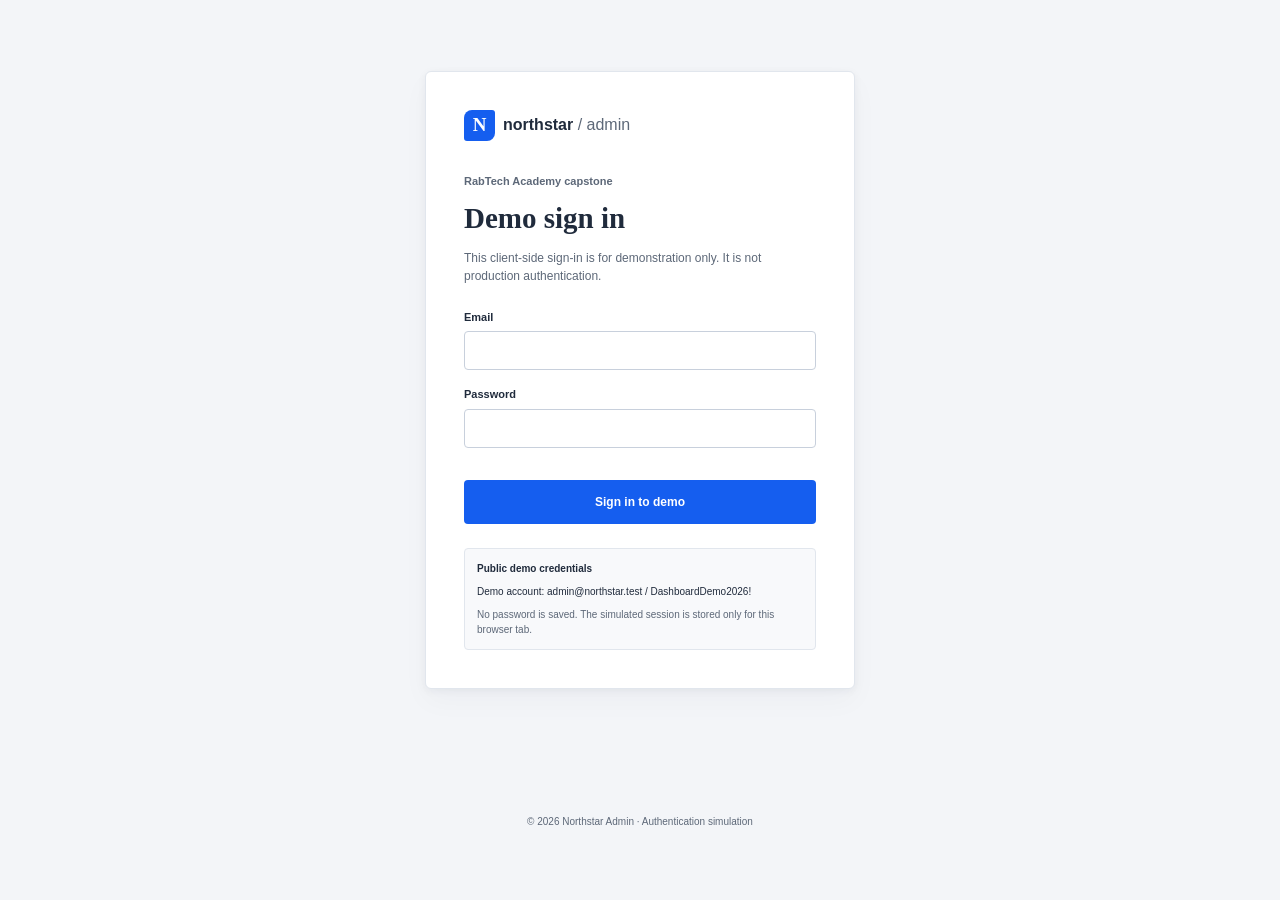
<file: client/index.html>
<!doctype html>
<html lang="en">
<head>
  <meta charset="utf-8">
  <meta name="viewport" content="width=device-width, initial-scale=1">
  <meta name="theme-color" content="#f4f6fa">
  <title>Overview | Northstar Admin</title>
  <link rel="stylesheet" href="css/tokens.css">
  <link rel="stylesheet" href="css/style.css">
  <link rel="stylesheet" href="css/responsive.css">
  <script type="module" src="js/app.js"></script>
  <script type="module" src="js/dashboard.js"></script>
</head>
<body data-page="dashboard">
  <a class="skip-link" href="#main-content">Skip to main content</a>
  <header class="topbar">
    <button class="icon-button menu-toggle" type="button" aria-label="Open navigation menu" aria-controls="sidebar" aria-expanded="false" data-menu-toggle>
      <span aria-hidden="true">☰</span>
    </button>
    <a class="brand" href="index.html" aria-label="Northstar Admin home"><span class="brand-mark" aria-hidden="true">N</span><span>northstar<span class="brand-light"> / admin</span></span></a>
    <form class="global-search" role="search" action="users.html" method="get">
      <label class="visually-hidden" for="global-search">Search users</label>
      <span aria-hidden="true">⌕</span>
      <input id="global-search" name="q" type="search" placeholder="Search users">
      <kbd aria-hidden="true">/</kbd>
    </form>
    <button class="icon-button theme-toggle" type="button" data-theme-toggle aria-label="Use dark theme" title="Use dark theme"><span aria-hidden="true" data-theme-icon>&#x25D0;</span></button>
    <div class="profile-menu">
      <span class="profile-avatar" aria-hidden="true">AM</span>
      <span class="profile-copy"><strong>Alex Morgan</strong><span>Administrator</span></span>
    </div>
  </header>

  <aside class="sidebar" id="sidebar" aria-label="Sidebar" data-sidebar>
    <nav class="primary-nav" aria-label="Primary navigation">
      <p class="nav-heading">Workspace</p>
      <a class="nav-link is-current" href="index.html" aria-current="page"><span aria-hidden="true">▦</span>Overview</a>
      <a class="nav-link" href="products.html"><span aria-hidden="true">▧</span>Products</a>
      <a class="nav-link" href="manage-products.html"><span aria-hidden="true">▣</span>Product management</a>
      <a class="nav-link" href="users.html"><span aria-hidden="true">♙</span>Users</a>
      <a class="nav-link" href="reports.html"><span aria-hidden="true">▤</span>Reports</a>
      <p class="nav-heading nav-heading-spaced">Preferences</p>
      <a class="nav-link" href="settings.html"><span aria-hidden="true">⚙</span>Settings</a>
    </nav>
    <div class="sidebar-bottom"><span class="status-dot" aria-hidden="true"></span><span>All systems operational</span></div>
  </aside>

  <main class="main-content" id="main-content" tabindex="-1">
    <header class="page-heading">
      <div><p class="eyebrow">Monday, October 5, 2026</p><h1>Overview</h1><p class="muted">Here is what is happening across your workspace.</p></div>
      <a class="button button-primary" href="reports.html">View reports <span aria-hidden="true">↗</span></a>
    </header>

    <section class="metric-grid" aria-label="Business summary">
      <article class="metric-card"><h2 class="metric-label"><span>Demo users</span><span class="metric-icon metric-blue" aria-hidden="true">♙</span></h2><p class="metric-value" data-analytics-users>Loading</p><p class="metric-note">Browser-local simulated profiles</p></article>
      <article class="metric-card"><h2 class="metric-label"><span>API catalog</span><span class="metric-icon metric-green" aria-hidden="true">▧</span></h2><p class="metric-value" data-analytics-api-products>Loading</p><p class="metric-note">FakeStoreAPI response count</p></article>
      <article class="metric-card"><h2 class="metric-label"><span>Local products</span><span class="metric-icon metric-orange" aria-hidden="true">▣</span></h2><p class="metric-value" data-analytics-local-products>0</p><p class="metric-note">Saved in this browser</p></article>
      <article class="metric-card"><h2 class="metric-label"><span>Cart items</span><span class="metric-icon metric-violet" aria-hidden="true">▱</span></h2><p class="metric-value" data-analytics-cart-items>0</p><p class="metric-note" data-analytics-cart-subtotal>Demo cart, not orders</p></article>
    </section>

    <section class="content-grid" aria-label="Workspace activity">
      <article class="panel revenue-panel">
        <header class="panel-heading"><div><h2>Product distribution</h2><p class="muted">Categories from loaded catalog and local records</p></div><a class="text-link" href="products.html">Open catalog</a></header>
        <figure class="chart-figure category-chart-figure" aria-labelledby="revenue-caption" data-dashboard-category-figure>
          <div class="category-chart" data-dashboard-category-chart aria-hidden="true"><p class="muted">Loading product data.</p></div>
          <figcaption id="revenue-caption" data-dashboard-category-caption>Distribution reflects catalog records only, not sales.</figcaption>
        </figure>
      </article>
      <article class="panel activity-panel"><header class="panel-heading"><div><h2>Recent activity</h2><p class="muted">Latest workspace updates</p></div><a class="text-link" href="reports.html">View all</a></header>
        <ol class="activity-list" data-dashboard-activity><li><p class="muted">Loading recent local activity.</p></li></ol>
      </article>
    </section>

    <section class="panel table-panel" aria-labelledby="recent-users-heading">
      <header class="panel-heading"><div><h2 id="recent-users-heading">Recent users</h2><p class="muted">The latest people added to your workspace</p></div><a class="button button-secondary" href="users.html">Manage users <span aria-hidden="true">→</span></a></header>
      <div class="table-scroll" role="region" aria-label="Recent users table" tabindex="0"><table class="data-table"><caption class="visually-hidden">Recently added local demo users and their account status</caption>
        <thead><tr><th scope="col">User</th><th scope="col">Role</th><th scope="col">Joined</th><th scope="col">Status</th></tr></thead>
        <tbody data-dashboard-users><tr><td colspan="4">Loading browser-local demo users.</td></tr></tbody>
      </table></div>
    </section>
    <footer class="site-footer"><span>© 2026 Northstar Admin</span><span>Workspace overview</span></footer>
  </main>
  <script src="js/auth.js"></script>
</body>
</html>
</file>
<file: client/css/tokens.css>
:root {
  color-scheme: light;
  --color-brand: #155eef;
  --color-brand-hover: #0e4ecb;
  --color-brand-soft: #edf3ff;
  --color-on-brand: #ffffff;
  --color-secondary: #172437;
  --color-page: #f3f5f8;
  --color-surface: #ffffff;
  --color-surface-soft: #f8f9fb;
  --color-sidebar: #172437;
  --color-sidebar-raised: #22354d;
  --color-text: #202b3c;
  --color-muted: #5d6878;
  --color-border: #e1e6ed;
  --color-success: #16724b;
  --color-success-soft: #e8f5ed;
  --color-warning: #96500b;
  --color-warning-soft: #fff2df;
  --color-error: #a12f35;
  --color-error-soft: #fff0ef;
  --color-focus: #f5a623;
  --color-violet: #6651a5;
  --color-violet-soft: #f0edfa;
  --color-chart-muted: #b7c9e6;
  --color-profile-avatar-bg: #e7ebf2;
  --color-profile-avatar-text: #334258;
  --color-input-border: #c8d0dc;
  --color-avatar-teal-bg: #dff2ec;
  --color-avatar-teal-text: #12634d;
  --color-avatar-coral-bg: #fae4df;
  --color-avatar-coral-text: #923d31;
  --color-avatar-gold-bg: #fbefd8;
  --color-avatar-gold-text: #79500b;
  --color-avatar-blue-bg: #e1eaff;
  --color-avatar-blue-text: #305da8;
  --color-avatar-violet-bg: #eee8f8;
  --color-avatar-violet-text: #5a4284;
  --font-family-base: "Avenir Next", "Segoe UI", sans-serif;
  --font-family-display: Georgia, "Times New Roman", serif;
  --font-size-xs: 10px;
  --font-size-sm: 12px;
  --font-size-base: 14px;
  --font-size-lg: 16px;
  --font-size-xl: 22px;
  --font-size-display: 29px;
  --font-weight-regular: 450;
  --font-weight-medium: 550;
  --font-weight-semibold: 650;
  --font-weight-bold: 700;
  --line-height-tight: 1.2;
  --line-height-base: 1.5;
  --space-1: 4px;
  --space-2: 8px;
  --space-3: 12px;
  --space-4: 16px;
  --space-6: 24px;
  --space-8: 32px;
  --space-12: 48px;
  --radius-sm: 3px;
  --radius-md: 4px;
  --radius-lg: 6px;
  --shadow-card: 0 2px 8px rgb(27 39 55 / 5%), 0 12px 28px rgb(27 39 55 / 3%);
  --shadow-dialog: 0 24px 75px rgb(13 24 40 / 30%);
  --duration-fast: 120ms;
  --duration-normal: 160ms;
  --sidebar-width: 224px;
  --header-height: 68px;
  --header-height-mobile: 60px;
  --container-max: 1440px;

  --page: var(--color-page);
  --surface: var(--color-surface);
  --surface-soft: var(--color-surface-soft);
  --text: var(--color-text);
  --muted: var(--color-muted);
  --line: var(--color-border);
  --navy: var(--color-sidebar);
  --navy-raised: var(--color-sidebar-raised);
  --blue: var(--color-brand);
  --blue-hover: var(--color-brand-hover);
  --blue-soft: var(--color-brand-soft);
  --green: var(--color-success);
  --green-soft: var(--color-success-soft);
  --orange: var(--color-warning);
  --orange-soft: var(--color-warning-soft);
  --red: var(--color-error);
  --red-soft: var(--color-error-soft);
  --shadow: var(--shadow-card);
  --focus: var(--color-focus);

  font-family: var(--font-family-base);
  font-synthesis: none;
  text-rendering: optimizeLegibility;
}

:root[data-theme="dark"] {
  color-scheme: dark;
  --color-page: #121923;
  --color-surface: #1b2634;
  --color-surface-soft: #222f3f;
  --color-text: #edf2f8;
  --color-muted: #b4bfcd;
  --color-border: #394758;
  --color-brand: #77a6ff;
  --color-brand-hover: #9bbcff;
  --color-brand-soft: #263954;
  --color-on-brand: #152238;
  --color-success: #8dd0aa;
  --color-success-soft: #244536;
  --color-warning: #f0bf76;
  --color-warning-soft: #4a3925;
  --color-error: #ffaaaa;
  --color-error-soft: #4d2a30;
  --shadow-card: 0 2px 10px rgb(0 0 0 / 20%);
}

@media (prefers-color-scheme: dark) {
  :root:not([data-theme="light"]) {
    color-scheme: dark;
    --color-page: #121923;
    --color-surface: #1b2634;
    --color-surface-soft: #222f3f;
    --color-text: #edf2f8;
    --color-muted: #b4bfcd;
    --color-border: #394758;
    --color-brand: #77a6ff;
    --color-brand-hover: #9bbcff;
    --color-brand-soft: #263954;
    --color-on-brand: #152238;
    --color-success: #8dd0aa;
    --color-success-soft: #244536;
    --color-warning: #f0bf76;
    --color-warning-soft: #4a3925;
    --color-error: #ffaaaa;
    --color-error-soft: #4d2a30;
    --shadow-card: 0 2px 10px rgb(0 0 0 / 20%);
  }
}
</file>
<file: client/css/style.css>
*,
*::before,
*::after {
  box-sizing: border-box;
}

html {
  overflow-x: clip;
  background: var(--page);
}

body {
  min-height: 100vh;
  margin: 0;
  background: var(--page);
  color: var(--text);
  font-size: 14px;
  line-height: 1.5;
}

a {
  color: inherit;
  text-decoration: none;
}

button,
input,
select {
  font: inherit;
}

button,
a,
input,
select {
  -webkit-tap-highlight-color: transparent;
}

:focus-visible {
  outline: 3px solid var(--color-focus);
  outline-offset: 3px;
}

.skip-link {
  position: fixed;
  z-index: 20;
  top: 12px;
  left: 12px;
  padding: 10px 14px;
  transform: translateY(-160%);
  border-radius: 4px;
  background: var(--surface);
  color: var(--text);
  box-shadow: var(--shadow);
}

.skip-link:focus {
  transform: translateY(0);
}

.visually-hidden {
  position: absolute !important;
  width: 1px;
  height: 1px;
  padding: 0;
  overflow: hidden;
  clip: rect(0, 0, 0, 0);
  white-space: nowrap;
  border: 0;
}

.topbar {
  position: fixed;
  z-index: 10;
  inset: 0 0 auto;
  display: flex;
  align-items: center;
  height: 68px;
  padding: 0 30px;
  border-bottom: 1px solid var(--line);
  background: var(--surface);
}

.brand {
  display: inline-flex;
  align-items: center;
  gap: 10px;
  min-width: 224px;
  color: var(--text);
  font-size: 16px;
  font-weight: 750;
  letter-spacing: 0;
}

.brand-mark {
  display: grid;
  width: 31px;
  height: 31px;
  place-items: center;
  border-radius: 8px 3px 8px 3px;
  background: var(--color-brand);
  color: #fff;
  font-family: Georgia, serif;
  font-size: 19px;
}

.brand-light {
  color: var(--muted);
  font-weight: 450;
}

.global-search {
  display: flex;
  align-items: center;
  gap: 9px;
  width: min(350px, 38vw);
  height: 38px;
  padding: 0 11px;
  border: 1px solid var(--line);
  border-radius: 5px;
  background: var(--surface-soft);
  color: var(--muted);
}

.global-search > span {
  font-size: 20px;
  line-height: 1;
}

.global-search input,
.search-field input {
  width: 100%;
  min-width: 0;
  padding: 0;
  border: 0;
  outline: 0;
  background: transparent;
  color: var(--text);
}

.global-search input:focus-visible,
.search-field input:focus-visible {
  outline: 0;
}

.global-search kbd {
  padding: 1px 5px;
  border: 1px solid var(--line);
  border-radius: 3px;
  background: var(--surface);
  font-size: 11px;
}

.profile-menu {
  display: flex;
  align-items: center;
  gap: 10px;
  margin-left: auto;
}

.profile-avatar,
.activity-avatar,
.small-avatar {
  display: inline-grid;
  flex: 0 0 auto;
  place-items: center;
  border-radius: 50%;
  font-weight: 700;
}

.profile-avatar {
  width: 36px;
  height: 36px;
  background: var(--color-profile-avatar-bg);
  color: var(--color-profile-avatar-text);
  font-size: 12px;
}

.profile-copy,
.table-person > span:last-child {
  display: grid;
  gap: 1px;
}

.profile-copy strong {
  font-size: 12px;
}

.profile-copy > span,
.table-person small {
  color: var(--muted);
  font-size: 11px;
}

.icon-button {
  display: inline-grid;
  width: 38px;
  height: 38px;
  place-items: center;
  border: 1px solid transparent;
  border-radius: 5px;
  background: transparent;
  color: var(--text);
  cursor: pointer;
  font-size: 20px;
}

.menu-toggle {
  display: none;
}

.sidebar {
  position: fixed;
  z-index: 8;
  inset: 68px auto 0 0;
  display: flex;
  width: 224px;
  flex-direction: column;
  justify-content: space-between;
  padding: 25px 13px 18px;
  background: var(--navy);
  color: #d1d8e3;
}

.primary-nav {
  display: grid;
  align-content: start;
  gap: 5px;
}

.nav-heading {
  margin: 0 0 7px 11px;
  color: #95a3b7;
  font-size: 10px;
  font-weight: 700;
  letter-spacing: 0.08em;
  text-transform: uppercase;
}

.nav-heading-spaced {
  margin-top: 23px;
}

.nav-link {
  display: flex;
  min-height: 42px;
  align-items: center;
  gap: 12px;
  padding: 0 11px;
  border-radius: 4px;
  color: #c7d0dd;
  font-size: 13px;
  font-weight: 550;
}

.nav-link > span {
  width: 18px;
  color: #aab7c8;
  font-size: 17px;
  text-align: center;
}

.nav-link:hover,
.nav-link.is-current {
  background: var(--navy-raised);
  color: #fff;
}

.nav-link.is-current > span {
  color: #fff;
}

.sidebar-bottom {
  display: flex;
  align-items: center;
  gap: 9px;
  padding: 12px 9px 0;
  border-top: 1px solid #344257;
  color: #c7d0dd;
  font-size: 11px;
}

.status-dot {
  width: 7px;
  height: 7px;
  border-radius: 50%;
  background: #55c18d;
  box-shadow: 0 0 0 3px rgb(85 193 141 / 15%);
}

.main-content {
  width: min(1500px, calc(100% - 224px));
  min-height: 100vh;
  margin: 68px 0 0 224px;
  padding: 32px clamp(22px, 3vw, 46px) 20px;
}

.page-heading {
  display: flex;
  align-items: center;
  justify-content: space-between;
  gap: 20px;
  margin: 0 0 25px;
}

.page-heading h1 {
  margin: 1px 0 3px;
  color: var(--text);
  font-family: Georgia, "Times New Roman", serif;
  font-size: 29px;
  font-weight: 600;
  line-height: 1.2;
}

.eyebrow {
  margin: 0;
  color: var(--muted);
  font-size: 11px;
  font-weight: 650;
}

.muted {
  margin: 0;
  color: var(--muted);
  font-size: 12px;
}

.button {
  display: inline-flex;
  min-height: 38px;
  align-items: center;
  justify-content: center;
  gap: 8px;
  padding: 0 14px;
  border: 1px solid transparent;
  border-radius: 4px;
  cursor: pointer;
  font-size: 12px;
  font-weight: 650;
  white-space: nowrap;
}

.button-primary {
  background: var(--blue);
  color: var(--color-on-brand);
}

.button-primary:hover {
  background: var(--blue-hover);
}

.button-secondary {
  border-color: var(--line);
  background: var(--surface);
  color: var(--text);
}

.button-secondary:hover,
.button-pagination:hover:not(:disabled) {
  background: var(--surface-soft);
}

.metric-grid {
  display: grid;
  grid-template-columns: repeat(4, minmax(0, 1fr));
  gap: 14px;
  margin-bottom: 17px;
}

.metric-card,
.panel {
  min-width: 0;
  border: 1px solid var(--line);
  border-radius: 6px;
  background: var(--surface);
  box-shadow: var(--shadow);
}

.metric-card {
  padding: 17px 18px 15px;
}

.metric-label {
  display: flex;
  min-height: 27px;
  align-items: center;
  justify-content: space-between;
  margin: 0;
  color: var(--muted);
  font-size: 12px;
  font-weight: 600;
}

.metric-label h2 {
  margin: 0;
  font: inherit;
}

.metric-icon {
  display: grid;
  width: 29px;
  height: 29px;
  place-items: center;
  border-radius: 5px;
  font-size: 16px;
}

.metric-blue { background: var(--blue-soft); color: var(--blue); }
.metric-green { background: var(--green-soft); color: var(--green); }
.metric-orange { background: var(--orange-soft); color: var(--orange); }
.metric-violet { background: var(--color-violet-soft); color: var(--color-violet); }

.metric-value {
  margin: 11px 0 3px;
  font-size: 25px;
  font-weight: 700;
  letter-spacing: 0;
  line-height: 1.2;
}

.metric-note {
  margin: 0;
  color: var(--muted);
  font-size: 10px;
}

.positive { color: var(--green); font-weight: 700; }
.negative { color: var(--red); font-weight: 700; }

.content-grid {
  display: grid;
  grid-template-columns: minmax(0, 1.55fr) minmax(290px, 0.95fr);
  gap: 16px;
  margin-bottom: 17px;
}

.panel {
  overflow: hidden;
}

.revenue-panel,
.activity-panel,
.settings-panel {
  padding: 18px 20px;
}

.panel-heading {
  display: flex;
  min-height: 37px;
  align-items: center;
  justify-content: space-between;
  gap: 15px;
}

.panel-heading h2 {
  margin: 0 0 2px;
  font-size: 14px;
  font-weight: 700;
}

.panel-heading .muted {
  font-size: 11px;
}

.select-label {
  margin-left: auto;
  color: var(--muted);
  font-size: 11px;
}

.compact-select {
  max-width: 125px;
  min-height: 32px;
  padding: 0 8px;
  border: 1px solid var(--line);
  border-radius: 4px;
  background: var(--surface);
  color: var(--text);
  font-size: 10px;
}

.chart-figure {
  display: grid;
  grid-template-columns: 38px minmax(0, 1fr);
  grid-template-rows: 157px auto;
  gap: 5px 8px;
  margin: 17px 0 0;
}

.chart-y-axis {
  display: flex;
  flex-direction: column;
  justify-content: space-between;
  padding: 0 0 24px;
  color: var(--muted);
  font-size: 9px;
  text-align: right;
}

.bar-chart {
  display: grid;
  grid-template-columns: repeat(6, minmax(24px, 1fr));
  align-items: end;
  gap: 11px;
  border-bottom: 1px solid var(--line);
  background: repeating-linear-gradient(to bottom, transparent 0, transparent 38px, var(--line) 39px, transparent 40px);
}

.bar-column {
  display: flex;
  height: 100%;
  flex-direction: column;
  align-items: center;
  justify-content: end;
  gap: 7px;
  color: var(--muted);
  font-size: 10px;
}

.bar {
  width: min(34px, 75%);
  height: var(--bar-height);
  border-radius: 3px 3px 0 0;
  background: var(--color-chart-muted);
}

.bar-current {
  background: var(--blue);
}

.category-chart-figure {
  grid-template-columns: minmax(0, 1fr);
  grid-template-rows: 155px auto;
}

.category-chart {
  min-width: 0;
  height: 155px;
}

.category-chart .bar-chart {
  height: 100%;
  grid-template-columns: repeat(6, minmax(0, 1fr));
}

.category-chart .bar-column > span:last-child {
  max-width: 100%;
  overflow: hidden;
  text-overflow: ellipsis;
  white-space: nowrap;
}

.chart-figure figcaption {
  grid-column: 1 / -1;
  color: var(--muted);
  font-size: 10px;
}

.text-link {
  color: var(--blue);
  font-size: 11px;
  font-weight: 650;
}

.activity-list {
  display: grid;
  gap: 16px;
  margin: 20px 0 0;
  padding: 0;
  list-style: none;
}

.activity-list li {
  display: flex;
  align-items: center;
  gap: 10px;
}

.activity-avatar {
  width: 33px;
  height: 33px;
  font-size: 10px;
}

.activity-list p {
  margin: 0 0 1px;
  font-size: 11px;
}

.activity-list time {
  color: var(--muted);
  font-size: 10px;
}

.avatar-teal { background: var(--color-avatar-teal-bg); color: var(--color-avatar-teal-text); }
.avatar-coral { background: var(--color-avatar-coral-bg); color: var(--color-avatar-coral-text); }
.avatar-gold { background: var(--color-avatar-gold-bg); color: var(--color-avatar-gold-text); }
.avatar-blue { background: var(--color-avatar-blue-bg); color: var(--color-avatar-blue-text); }
.avatar-violet { background: var(--color-avatar-violet-bg); color: var(--color-avatar-violet-text); }

.table-panel {
  margin-bottom: 17px;
}

.table-panel > .panel-heading,
.users-toolbar {
  padding: 17px 20px;
}

.table-scroll {
  width: 100%;
  overflow-x: auto;
  overscroll-behavior-x: contain;
}

.data-table {
  width: 100%;
  border-collapse: collapse;
  text-align: left;
  white-space: nowrap;
}

.data-table thead {
  background: var(--surface-soft);
}

.data-table th {
  height: 38px;
  padding: 0 18px;
  color: var(--muted);
  font-size: 10px;
  font-weight: 650;
}

.data-table td {
  height: 59px;
  padding: 7px 18px;
  border-top: 1px solid var(--line);
  color: var(--text);
  font-size: 11px;
}

.table-person {
  display: flex;
  align-items: center;
  gap: 9px;
}

.table-person strong {
  font-size: 11px;
}

.small-avatar {
  width: 32px;
  height: 32px;
  font-size: 9px;
}

.status-pill {
  display: inline-flex;
  min-height: 23px;
  align-items: center;
  padding: 0 8px;
  border-radius: 3px;
  font-size: 10px;
  font-weight: 650;
}

.status-active { background: var(--green-soft); color: var(--green); }
.status-pending { background: var(--orange-soft); color: var(--orange); }
.status-inactive { background: var(--surface-soft); color: var(--muted); }

.site-footer {
  display: flex;
  justify-content: space-between;
  gap: 20px;
  padding: 5px 1px 14px;
  color: var(--muted);
  font-size: 10px;
}

.users-panel {
  margin-top: 19px;
}

.count-badge {
  display: inline-grid;
  min-width: 21px;
  height: 21px;
  place-items: center;
  margin-left: 4px;
  border-radius: 50%;
  background: var(--blue-soft);
  color: var(--blue);
  font-size: 10px;
  vertical-align: 1px;
}

.table-tools {
  display: flex;
  align-items: center;
  gap: 9px;
}

.search-field {
  display: flex;
  width: min(260px, 35vw);
  min-height: 36px;
  align-items: center;
  gap: 8px;
  padding: 0 10px;
  border: 1px solid var(--line);
  border-radius: 4px;
  color: var(--muted);
}

.search-field > span:first-child {
  font-size: 17px;
}

.users-table td:last-child,
.users-table th:last-child {
  padding-right: 16px;
  text-align: right;
}

.action-cell {
  min-width: 120px;
}

.text-button {
  padding: 5px 6px;
  border: 0;
  background: transparent;
  color: var(--blue);
  cursor: pointer;
  font-size: 11px;
  font-weight: 650;
}

.text-danger {
  color: var(--red);
}

.table-footer {
  display: flex;
  align-items: center;
  justify-content: space-between;
  gap: 12px;
  padding: 12px 18px;
  border-top: 1px solid var(--line);
  color: var(--muted);
  font-size: 10px;
}

.table-footer p {
  margin: 0;
}

.pagination {
  display: flex;
  align-items: center;
  gap: 8px;
}

.pagination [data-page-number] {
  display: grid;
  width: 28px;
  height: 28px;
  place-items: center;
  border-radius: 4px;
  background: var(--blue-soft);
  color: var(--blue);
  font-weight: 700;
}

.button-pagination {
  min-height: 30px;
  padding: 0 9px;
  border-color: var(--line);
  background: var(--surface);
  color: var(--text);
  font-size: 10px;
}

.button-pagination:disabled {
  color: var(--muted);
  cursor: not-allowed;
  opacity: 0.55;
}

.form-feedback {
  min-height: 0;
  margin: 0;
  color: var(--green);
  font-size: 12px;
}

.form-feedback:not(:empty) {
  margin: 0 0 11px;
}

.filter-form {
  display: flex;
  align-items: end;
  gap: 12px;
  padding: 13px 20px;
  border-top: 1px solid var(--line);
  border-bottom: 1px solid var(--line);
  background: var(--surface-soft);
}

.filter-form .field-group {
  min-width: 155px;
}

.field-group {
  display: grid;
  gap: 6px;
}

.field-group > label {
  color: var(--text);
  font-size: 11px;
  font-weight: 650;
}

.field-group input,
.field-group select {
  width: 100%;
  min-height: 39px;
  padding: 0 10px;
  border: 1px solid var(--color-input-border);
  border-radius: 4px;
  background: var(--surface);
  color: var(--text);
  font-size: 12px;
}

.field-group input[aria-invalid="true"],
.field-group select[aria-invalid="true"] {
  border-color: var(--red);
}

.field-help,
.field-error {
  color: var(--muted);
  font-size: 10px;
}

.field-error:empty {
  display: none;
}

.field-error:not(:empty) {
  color: var(--red);
}

.settings-form {
  display: grid;
  gap: 15px;
  max-width: 930px;
}

.settings-panel {
  padding: 0;
}

.settings-panel > .panel-heading {
  padding: 18px 21px;
  border-bottom: 1px solid var(--line);
}

.settings-fields {
  display: grid;
  grid-template-columns: repeat(2, minmax(0, 1fr));
  gap: 18px 20px;
  padding: 20px 21px 22px;
}

.preference-list,
.theme-options {
  margin: 0;
  padding: 3px 21px;
  border: 0;
}

.preference-row {
  display: flex;
  min-height: 61px;
  align-items: center;
  justify-content: space-between;
  gap: 18px;
  border-bottom: 1px solid var(--line);
  cursor: pointer;
}

.preference-row:last-child {
  border-bottom: 0;
}

.preference-row > span {
  display: grid;
  gap: 2px;
}

.preference-row strong {
  font-size: 11px;
}

.preference-row small {
  color: var(--muted);
  font-size: 10px;
}

.preference-row input,
.theme-choice input {
  width: 17px;
  height: 17px;
  accent-color: var(--blue);
}

.theme-options {
  display: flex;
  gap: 13px;
  padding-top: 17px;
  padding-bottom: 20px;
}

.theme-choice {
  display: flex;
  min-width: 116px;
  align-items: center;
  gap: 8px;
  padding: 9px 11px;
  border: 1px solid var(--line);
  border-radius: 4px;
  cursor: pointer;
  font-size: 11px;
}

.theme-swatch {
  width: 21px;
  height: 21px;
  border: 1px solid #aeb8c5;
  border-radius: 3px;
}

.theme-swatch-light { background: linear-gradient(90deg, #fff 50%, #e8edf4 50%); }
.theme-swatch-dark { background: linear-gradient(90deg, #1b2634 50%, #34465c 50%); }

.settings-actions {
  display: flex;
  justify-content: flex-end;
}

.user-dialog {
  width: min(100% - 32px, 490px);
  max-height: min(90vh, 720px);
  padding: 0;
  overflow: auto;
  border: 1px solid var(--line);
  border-radius: 7px;
  background: var(--surface);
  color: var(--text);
  box-shadow: var(--shadow-dialog);
}

.user-dialog::backdrop {
  background: rgb(12 21 34 / 56%);
}

.dialog-form {
  padding: 24px;
}

.dialog-heading {
  display: flex;
  align-items: flex-start;
  justify-content: space-between;
  gap: 14px;
  margin-bottom: 21px;
}

.dialog-heading h2 {
  margin: 3px 0 5px;
  font-family: Georgia, "Times New Roman", serif;
  font-size: 22px;
  font-weight: 600;
}

.dialog-close {
  flex: 0 0 auto;
  border-color: var(--line);
  font-size: 24px;
}

.dialog-form > .field-group {
  margin-bottom: 15px;
}

.dialog-actions {
  display: flex;
  justify-content: flex-end;
  gap: 9px;
  margin-top: 23px;
  padding-top: 17px;
  border-top: 1px solid var(--line);
}

.login-page {
  display: grid;
  min-height: 100vh;
  place-items: center;
  padding: var(--space-6);
  background: var(--page);
}

.login-panel {
  width: min(100%, 430px);
  padding: clamp(22px, 5vw, 38px);
  border: 1px solid var(--line);
  border-radius: var(--radius-lg);
  background: var(--surface);
  box-shadow: var(--shadow);
}

.login-brand {
  margin-bottom: var(--space-8);
}

.login-kicker {
  margin: 0 0 var(--space-2);
}

.login-panel h1 {
  margin: 0 0 var(--space-2);
  font-family: var(--font-family-display);
  font-size: var(--font-size-display);
  font-weight: 600;
}

.login-form {
  display: grid;
  gap: var(--space-4);
  margin-top: var(--space-6);
}

.login-feedback {
  min-height: 0;
  margin: 0;
  color: var(--color-error);
  font-size: var(--font-size-xs);
}

.login-submit {
  width: 100%;
  min-height: 44px;
}

.demo-notice {
  margin-top: var(--space-6);
  padding: var(--space-3);
  border: 1px solid var(--line);
  border-radius: var(--radius-md);
  background: var(--surface-soft);
}

.demo-notice strong,
.demo-notice p,
.demo-notice small {
  display: block;
  margin: 0;
}

.demo-notice strong {
  font-size: var(--font-size-xs);
}

.demo-notice p {
  margin-top: var(--space-2);
  color: var(--text);
  font-size: var(--font-size-xs);
  overflow-wrap: anywhere;
}

.demo-notice small {
  margin-top: var(--space-2);
  color: var(--muted);
  font-size: var(--font-size-xs);
}

.login-footer {
  position: fixed;
  inset: auto 0 var(--space-3);
  color: var(--muted);
  font-size: var(--font-size-xs);
  text-align: center;
}

.logout-button {
  min-height: 32px;
  padding-inline: var(--space-2);
  font-size: var(--font-size-xs);
}

.catalog-heading {
  align-items: flex-end;
}

.catalog-count {
  padding: 6px 10px;
  border: 1px solid var(--line);
  border-radius: var(--radius-md);
  background: var(--surface);
  color: var(--muted);
  font-size: var(--font-size-xs);
  font-weight: var(--font-weight-semibold);
}

.catalog-workspace {
  display: grid;
  align-items: start;
  gap: var(--space-6);
}

.catalog-main {
  min-width: 0;
}

.catalog-error {
  display: flex;
  align-items: center;
  justify-content: space-between;
  gap: var(--space-4);
  margin-bottom: var(--space-4);
  padding: var(--space-4);
  border: 1px solid var(--color-error);
  border-radius: var(--radius-lg);
  background: var(--color-error-soft);
  color: var(--text);
}

.catalog-error[hidden] {
  display: none;
}

.catalog-error strong {
  font-size: var(--font-size-sm);
}

.catalog-error p {
  margin: var(--space-1) 0 0;
  color: var(--muted);
  font-size: var(--font-size-xs);
}

.catalog-toolbar {
  display: flex;
  align-items: center;
  justify-content: space-between;
  gap: var(--space-3);
  margin-bottom: var(--space-3);
}

.catalog-search {
  display: flex;
  min-width: 0;
  min-height: 42px;
  flex: 1;
  align-items: center;
  gap: var(--space-2);
  padding: 0 var(--space-3);
  border: 1px solid var(--line);
  border-radius: var(--radius-md);
  background: var(--surface);
  color: var(--muted);
}

.catalog-search > span:first-child {
  font-size: var(--font-size-lg);
}

.catalog-search input {
  width: 100%;
  min-width: 0;
  border: 0;
  outline: 0;
  background: transparent;
  color: var(--text);
}

.catalog-search input:focus-visible {
  outline: 0;
}

.clear-search {
  width: 28px;
  height: 28px;
  flex: 0 0 28px;
  border: 0;
  border-radius: 50%;
  background: var(--surface-soft);
  color: var(--text);
  cursor: pointer;
  font-size: var(--font-size-lg);
}

.clear-search[hidden] {
  display: none;
}

.catalog-sort {
  display: flex;
  align-items: center;
  gap: var(--space-2);
}

.catalog-sort label {
  color: var(--muted);
  font-size: var(--font-size-xs);
  white-space: nowrap;
}

.catalog-sort select {
  min-height: 42px;
  max-width: 190px;
  padding: 0 var(--space-2);
  border: 1px solid var(--line);
  border-radius: var(--radius-md);
  background: var(--surface);
  color: var(--text);
  font-size: var(--font-size-xs);
}

.category-list {
  display: flex;
  gap: var(--space-2);
  overflow-x: auto;
  padding: 2px 2px var(--space-2);
  overscroll-behavior-inline: contain;
}

.category-button {
  min-height: 34px;
  flex: 0 0 auto;
  padding: 0 var(--space-3);
  border: 1px solid var(--line);
  border-radius: 999px;
  background: var(--surface);
  color: var(--muted);
  cursor: pointer;
  font-size: var(--font-size-xs);
  text-transform: capitalize;
  transition: background-color var(--duration-fast), color var(--duration-fast), border-color var(--duration-fast);
}

.category-button:hover {
  border-color: var(--color-brand);
  color: var(--color-brand);
}

.category-button.is-active {
  border-color: var(--color-brand);
  background: var(--color-brand);
  color: var(--color-on-brand);
}

.catalog-feedback {
  min-height: 20px;
  margin: var(--space-2) 0;
  color: var(--muted);
  font-size: var(--font-size-xs);
}

.product-grid {
  display: grid;
  grid-template-columns: repeat(auto-fill, minmax(min(100%, 220px), 1fr));
  align-items: stretch;
  gap: var(--space-4);
}

.product-card {
  display: flex;
  min-width: 0;
  min-height: 340px;
  flex-direction: column;
  overflow: hidden;
  border: 1px solid var(--line);
  border-radius: var(--radius-lg);
  background: var(--surface);
  box-shadow: var(--shadow);
}

.product-image-frame {
  display: grid;
  height: 172px;
  flex: 0 0 172px;
  place-items: center;
  padding: var(--space-4);
  border-bottom: 1px solid var(--line);
  background: var(--surface);
}

.product-image {
  width: 100%;
  height: 100%;
  object-fit: contain;
}

.image-unavailable {
  background: var(--surface-soft);
}

.image-fallback {
  color: var(--muted);
  font-size: var(--font-size-xs);
}

.product-details {
  display: flex;
  flex: 1;
  flex-direction: column;
  padding: var(--space-3) var(--space-3) var(--space-2);
}

.product-category {
  margin: 0 0 var(--space-1);
  color: var(--color-brand);
  font-size: var(--font-size-xs);
  font-weight: var(--font-weight-semibold);
  text-transform: capitalize;
}

.product-title {
  display: -webkit-box;
  min-height: 42px;
  margin: 0;
  overflow: hidden;
  color: var(--text);
  font-size: var(--font-size-sm);
  font-weight: var(--font-weight-semibold);
  line-height: var(--line-height-tight);
  -webkit-box-orient: vertical;
  -webkit-line-clamp: 2;
}

.product-rating {
  display: flex;
  flex-wrap: wrap;
  gap: var(--space-2);
  margin: var(--space-2) 0 0;
  color: var(--muted);
  font-size: var(--font-size-xs);
}

.rating-value {
  color: var(--color-warning);
  font-weight: var(--font-weight-semibold);
}

.product-card-footer {
  display: flex;
  align-items: center;
  justify-content: space-between;
  gap: var(--space-2);
  padding: var(--space-3);
  border-top: 1px solid var(--line);
}

.product-price {
  font-size: var(--font-size-base);
  white-space: nowrap;
}

.product-add {
  min-height: 34px;
  padding-inline: var(--space-2);
  font-size: var(--font-size-xs);
}

.catalog-empty {
  grid-column: 1 / -1;
  padding: var(--space-8) var(--space-4);
  border: 1px dashed var(--line);
  border-radius: var(--radius-lg);
  text-align: center;
}

.catalog-empty h2 {
  margin: 0 0 var(--space-2);
  font-size: var(--font-size-lg);
}

.catalog-empty p {
  margin: 0;
}

.cart-panel {
  min-width: 0;
  padding: var(--space-4);
  border: 1px solid var(--line);
  border-radius: var(--radius-lg);
  background: var(--surface);
  box-shadow: var(--shadow);
}

.cart-heading {
  display: flex;
  align-items: center;
  justify-content: space-between;
  gap: var(--space-3);
  padding-bottom: var(--space-3);
  border-bottom: 1px solid var(--line);
}

.cart-heading h2 {
  margin: var(--space-1) 0 0;
  font-size: var(--font-size-base);
}

.cart-bag {
  display: grid;
  width: 36px;
  height: 36px;
  place-items: center;
  border-radius: var(--radius-md);
  background: var(--color-brand-soft);
  color: var(--color-brand);
  font-size: 20px;
}

.cart-count {
  display: inline-grid;
  min-width: 21px;
  height: 21px;
  place-items: center;
  border-radius: 50%;
  background: var(--color-brand-soft);
  color: var(--color-brand);
  font-size: var(--font-size-xs);
  vertical-align: 1px;
}

.cart-feedback {
  min-height: 0;
  margin: 0;
  color: var(--color-success);
  font-size: var(--font-size-xs);
}

.cart-feedback:not(:empty) {
  margin-top: var(--space-2);
}

.cart-items {
  display: grid;
  max-height: 470px;
  gap: var(--space-3);
  overflow-y: auto;
  padding-block: var(--space-3);
}

.cart-empty {
  margin: var(--space-2) 0;
  color: var(--muted);
  font-size: var(--font-size-xs);
  line-height: var(--line-height-base);
}

.cart-item {
  display: grid;
  grid-template-columns: 54px minmax(0, 1fr);
  gap: var(--space-2);
  padding-bottom: var(--space-3);
  border-bottom: 1px solid var(--line);
}

.cart-item-image {
  width: 54px;
  height: 58px;
  object-fit: contain;
}

.cart-item-details {
  min-width: 0;
}

.cart-item-title {
  display: -webkit-box;
  margin: 0;
  overflow: hidden;
  font-size: var(--font-size-xs);
  line-height: var(--line-height-tight);
  -webkit-box-orient: vertical;
  -webkit-line-clamp: 2;
}

.cart-item-price {
  margin: var(--space-1) 0;
  color: var(--muted);
  font-size: var(--font-size-xs);
}

.cart-item-controls {
  display: inline-flex;
  align-items: center;
  gap: var(--space-2);
}

.quantity-button {
  display: grid;
  width: 28px;
  height: 28px;
  place-items: center;
  border: 1px solid var(--line);
  border-radius: var(--radius-sm);
  background: var(--surface);
  color: var(--text);
  cursor: pointer;
  font-size: var(--font-size-base);
}

.quantity-value {
  min-width: 18px;
  text-align: center;
  font-size: var(--font-size-xs);
}

.cart-remove {
  margin-left: var(--space-2);
  padding: 4px;
  border: 0;
  background: transparent;
  color: var(--color-error);
  cursor: pointer;
  font-size: var(--font-size-xs);
  text-decoration: underline;
  text-underline-offset: 2px;
}

.cart-summary {
  display: grid;
  gap: var(--space-2);
  padding-top: var(--space-3);
  border-top: 1px solid var(--line);
  font-size: var(--font-size-xs);
}

.cart-summary > div {
  display: flex;
  justify-content: space-between;
  gap: var(--space-2);
}

.cart-total {
  font-size: var(--font-size-sm);
}

.cart-note {
  margin: var(--space-1) 0 0;
  color: var(--muted);
  font-size: var(--font-size-xs);
}

.product-skeleton {
  gap: var(--space-3);
  padding: var(--space-3);
}

.skeleton-image,
.skeleton-line {
  display: block;
  border-radius: var(--radius-sm);
  background: linear-gradient(90deg, var(--surface-soft), var(--line), var(--surface-soft));
  background-size: 200% 100%;
  animation: skeleton-shimmer 1.4s ease-in-out infinite;
}

.skeleton-image {
  height: 172px;
}

.skeleton-line {
  height: 12px;
}

.skeleton-short {
  width: 38%;
}

.skeleton-price {
  width: 54%;
  height: 30px;
  margin-top: auto;
}

.product-source {
  display: inline-flex;
  width: fit-content;
  align-items: center;
  margin-top: var(--space-1);
  padding: 2px 6px;
  border-radius: var(--radius-sm);
  font-size: 9px;
  font-weight: var(--font-weight-semibold);
}

.source-api {
  background: var(--blue-soft);
  color: var(--blue);
}

.source-local {
  background: var(--orange-soft);
  color: var(--orange);
}

.managed-toolbar {
  display: flex;
  align-items: center;
  gap: var(--space-2);
}

.managed-toolbar .search-field {
  width: min(270px, 34vw);
}

.managed-thumb {
  width: 42px;
  height: 42px;
  object-fit: contain;
}

.dialog-form textarea {
  width: 100%;
  min-height: 96px;
  padding: var(--space-2) var(--space-3);
  resize: vertical;
  border: 1px solid var(--color-input-border);
  border-radius: var(--radius-md);
  background: var(--surface);
  color: var(--text);
  font: inherit;
}

@keyframes skeleton-shimmer {
  to { background-position: -200% 0; }
}
</file>
<file: client/css/responsive.css>
/* Mobile-first page layout: the content column and menu remain usable at 320px. */
html {
  overflow-x: clip;
}

html:not([data-authenticated="true"]) body:not([data-page="login"]) {
  visibility: hidden;
}

.topbar {
  height: var(--header-height-mobile);
  gap: var(--space-2);
  padding-inline: var(--space-3);
}

.menu-toggle {
  display: inline-grid;
  width: 34px;
  flex: 0 0 34px;
}

.brand {
  min-width: 0;
  gap: var(--space-2);
  font-size: var(--font-size-sm);
}

.brand-mark {
  width: 29px;
  height: 29px;
  flex: 0 0 29px;
}

.global-search,
.profile-copy {
  display: none;
}

.profile-menu {
  gap: 0;
}

.profile-avatar {
  width: 33px;
  height: 33px;
}

.theme-toggle {
  width: 34px;
  height: 34px;
  flex: 0 0 34px;
  border-color: var(--color-border);
  font-size: 17px;
}

.sidebar {
  z-index: 12;
  inset: var(--header-height-mobile) auto 0 0;
  width: min(280px, 84vw);
  transform: translateX(-105%);
  transition: transform var(--duration-normal) ease-out;
  box-shadow: 8px 0 30px rgb(15 28 46 / 18%);
}

.sidebar.is-open {
  transform: translateX(0);
}

.main-content {
  width: 100%;
  max-width: none;
  contain: layout;
  min-height: calc(100vh - var(--header-height-mobile));
  margin: var(--header-height-mobile) 0 0;
  padding: var(--space-6) var(--space-4) var(--space-4);
}

.page-heading {
  align-items: flex-start;
  flex-wrap: wrap;
  row-gap: var(--space-2);
  margin-bottom: 19px;
}

.page-heading h1 {
  font-size: clamp(25px, 7vw, 29px);
}

.page-heading > .button {
  margin-top: 0;
}

.metric-grid {
  grid-template-columns: repeat(2, minmax(0, 1fr));
  gap: var(--space-2);
}

.metric-card {
  padding: var(--space-3);
}

.metric-icon {
  width: 25px;
  height: 25px;
}

.metric-value {
  font-size: 20px;
}

.metric-note {
  font-size: 9px;
}

.content-grid {
  grid-template-columns: minmax(0, 1fr);
  gap: var(--space-4);
}

.revenue-panel,
.activity-panel {
  padding: 15px;
}

.panel-heading {
  flex-wrap: wrap;
}

.panel-heading > .button {
  width: 100%;
}

.chart-figure {
  grid-template-rows: 135px auto;
}

.bar-chart {
  gap: 5px;
}

.activity-list {
  grid-template-columns: minmax(0, 1fr);
  gap: 13px;
}

.table-panel > .panel-heading,
.users-toolbar {
  align-items: flex-start;
  padding: 15px;
}

.users-toolbar {
  flex-direction: column;
}

.table-tools,
.search-field {
  width: 100%;
}

.table-scroll {
  max-width: 100%;
  overflow-x: auto;
  -webkit-overflow-scrolling: touch;
  overscroll-behavior-inline: contain;
}

.data-table {
  min-width: 575px;
}

.report-metrics + .table-panel .data-table {
  min-width: 590px;
}

.filter-form {
  align-items: stretch;
  flex-direction: column;
  padding: 13px 15px;
}

.filter-form .field-group {
  min-width: 0;
}

.settings-fields {
  grid-template-columns: minmax(0, 1fr);
  gap: 14px;
  padding: 17px;
}

.settings-panel > .panel-heading {
  padding: 15px 17px;
}

.preference-list,
.theme-options {
  padding-inline: 17px;
}

.theme-options {
  flex-direction: column;
}

.table-footer {
  align-items: flex-start;
  flex-direction: column;
}

.site-footer {
  flex-wrap: wrap;
}

.dialog-form {
  padding: 19px;
}

.managed-toolbar {
  align-items: stretch;
  flex-direction: column;
}

.managed-toolbar .search-field {
  width: 100%;
}

.login-page {
  padding: var(--space-4);
}

.login-footer {
  position: static;
  margin-top: var(--space-4);
}

.catalog-toolbar {
  align-items: stretch;
  flex-direction: column;
}

.catalog-sort {
  justify-content: space-between;
}

.catalog-sort select {
  max-width: 70%;
  flex: 1;
}

.catalog-error {
  align-items: flex-start;
  flex-direction: column;
}

.catalog-workspace {
  grid-template-columns: minmax(0, 1fr);
}

.product-grid {
  grid-template-columns: repeat(2, minmax(0, 1fr));
  gap: var(--space-2);
}

.product-card {
  min-height: 315px;
}

.product-image-frame {
  height: 138px;
  flex-basis: 138px;
  padding: var(--space-2);
}

.product-card-footer {
  align-items: flex-start;
  flex-direction: column;
}

.product-add {
  width: 100%;
}

.cart-items {
  max-height: 300px;
}

@media (max-width: 370px) {
  .product-grid {
    grid-template-columns: minmax(0, 1fr);
  }

  .product-card {
    min-height: 330px;
  }

  .product-image-frame {
    height: 155px;
    flex-basis: 155px;
  }

  .product-card-footer {
    align-items: center;
    flex-direction: row;
  }

  .product-add {
    width: auto;
  }
}

@media (min-width: 768px) {
  .topbar {
    height: var(--header-height);
    gap: var(--space-3);
    padding-inline: var(--space-6);
  }

  .menu-toggle {
    display: none;
  }

  .brand {
    min-width: 190px;
    font-size: var(--font-size-lg);
  }

  .brand-mark {
    width: 31px;
    height: 31px;
    flex-basis: 31px;
  }

  .global-search {
    display: flex;
    width: min(350px, 34vw);
  }

  .profile-copy {
    display: grid;
  }

  .profile-menu {
    gap: var(--space-3);
  }

  .sidebar {
    z-index: 8;
    inset: var(--header-height) auto 0 0;
    width: var(--sidebar-width);
    transform: none;
    transition: none;
    box-shadow: none;
  }

  .main-content {
    width: calc(100% - var(--sidebar-width));
    max-width: calc(var(--container-max) - var(--sidebar-width));
    min-height: calc(100vh - var(--header-height));
    margin: var(--header-height) 0 0 var(--sidebar-width);
    padding: var(--space-8) clamp(var(--space-4), 3vw, var(--space-8)) var(--space-4);
  }

  .page-heading h1 {
    font-size: var(--font-size-display);
  }

  .metric-grid {
    gap: 14px;
  }

  .metric-card {
    padding: 17px 18px 15px;
  }

  .metric-icon {
    width: 29px;
    height: 29px;
  }

  .metric-value {
    font-size: 25px;
  }

  .metric-note {
    font-size: var(--font-size-xs);
  }

  .activity-list {
    grid-template-columns: repeat(2, minmax(0, 1fr));
    gap: var(--space-4);
  }

  .table-panel > .panel-heading,
  .users-toolbar {
    padding: 17px 20px;
  }

  .panel-heading > .button {
    width: auto;
  }

  .users-toolbar {
    align-items: center;
    flex-direction: row;
  }

  .table-tools,
  .search-field {
    width: auto;
  }

  .search-field {
    width: min(260px, 35vw);
  }

  .filter-form {
    align-items: end;
    flex-direction: row;
    padding-inline: 20px;
  }

  .filter-form .field-group {
    min-width: 155px;
  }

  .settings-fields {
    grid-template-columns: repeat(2, minmax(0, 1fr));
    gap: 18px 20px;
    padding: 20px 21px 22px;
  }

  .settings-panel > .panel-heading {
    padding: 18px 21px;
  }

  .preference-list,
  .theme-options {
    padding-inline: 21px;
  }

  .theme-options {
    flex-direction: row;
  }

  .table-footer {
    align-items: center;
    flex-direction: row;
  }

  .site-footer {
    flex-wrap: nowrap;
  }

  .dialog-form {
    padding: var(--space-6);
  }

  .managed-toolbar {
    align-items: center;
    flex-direction: row;
  }

  .managed-toolbar .search-field {
    width: min(270px, 34vw);
  }

  .catalog-toolbar {
    align-items: center;
    flex-direction: row;
  }

  .catalog-sort {
    justify-content: initial;
  }

  .catalog-sort select {
    max-width: 190px;
    flex: initial;
  }

  .catalog-error {
    align-items: center;
    flex-direction: row;
  }

  .product-grid {
    grid-template-columns: repeat(2, minmax(0, 1fr));
  }

  .product-image-frame {
    height: 160px;
    flex-basis: 160px;
  }

  .product-card-footer {
    align-items: center;
    flex-direction: row;
  }

  .product-add {
    width: auto;
  }

  .cart-items {
    max-height: 470px;
  }
}

@media (min-width: 1024px) {
  .metric-grid {
    grid-template-columns: repeat(4, minmax(0, 1fr));
  }

  .content-grid {
    grid-template-columns: minmax(0, 1.35fr) minmax(270px, 0.9fr);
  }

  .activity-list {
    grid-template-columns: minmax(0, 1fr);
  }

  .product-grid {
    grid-template-columns: repeat(2, minmax(0, 1fr));
  }

  .catalog-workspace {
    grid-template-columns: minmax(0, 1fr) 270px;
  }
}

@media (min-width: 1280px) {
  .product-grid {
    grid-template-columns: repeat(3, minmax(0, 1fr));
  }
}

@media (min-width: 1440px) {
  .main-content {
    margin-right: auto;
  }
}

@media (max-width: 370px) {
  .topbar {
    padding-inline: var(--space-2);
  }

  .brand {
    gap: var(--space-1);
    font-size: 11px;
  }

  .brand-light {
    display: none;
  }

  .topbar .profile-avatar {
    width: 30px;
    height: 30px;
  }

  .theme-toggle {
    width: 32px;
    height: 32px;
    flex-basis: 32px;
  }

  .main-content {
    padding-inline: var(--space-3);
  }

  .metric-grid {
    gap: 6px;
  }

  .metric-card {
    padding: var(--space-2);
  }

  .metric-label {
    font-size: 11px;
  }
}

@media (prefers-reduced-motion: reduce) {
  *,
  *::before,
  *::after {
    scroll-behavior: auto !important;
    transition-duration: 0.01ms !important;
    animation-duration: 0.01ms !important;
    animation-iteration-count: 1 !important;
  }
}
</file>
